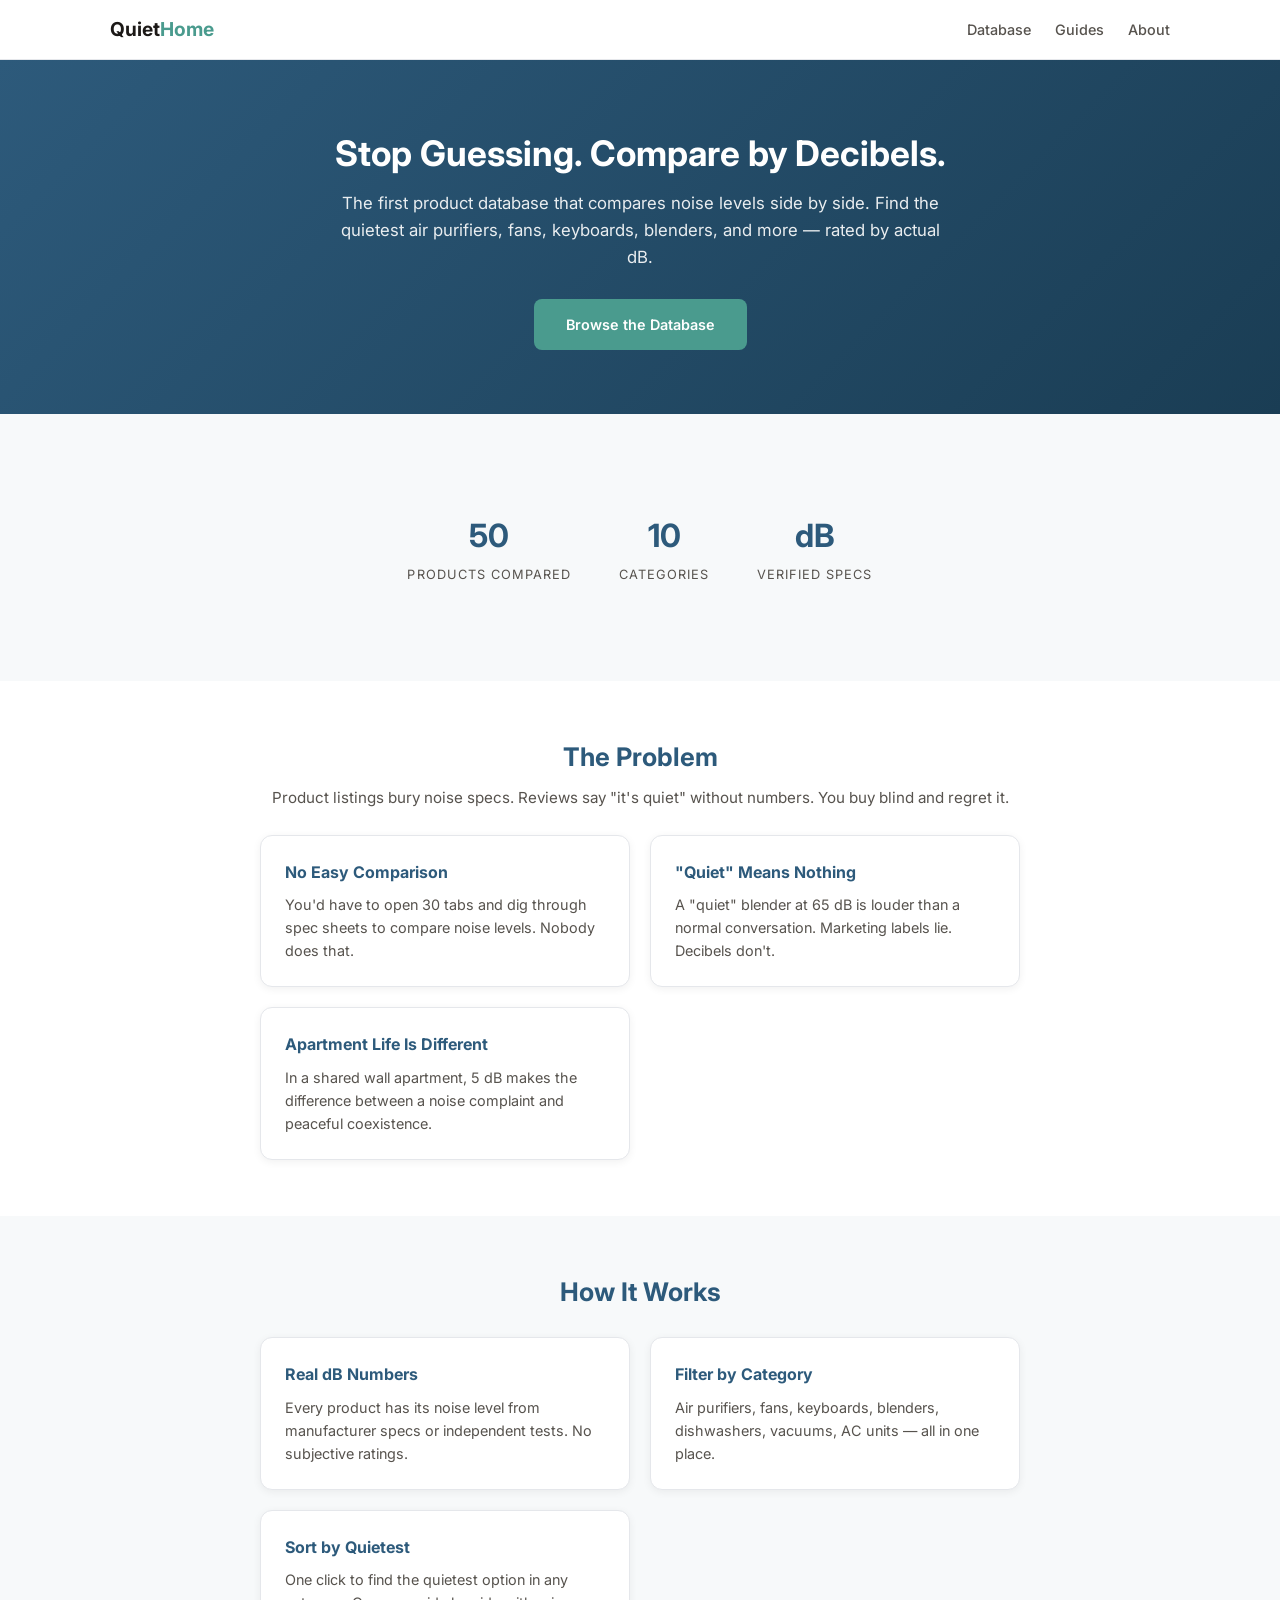
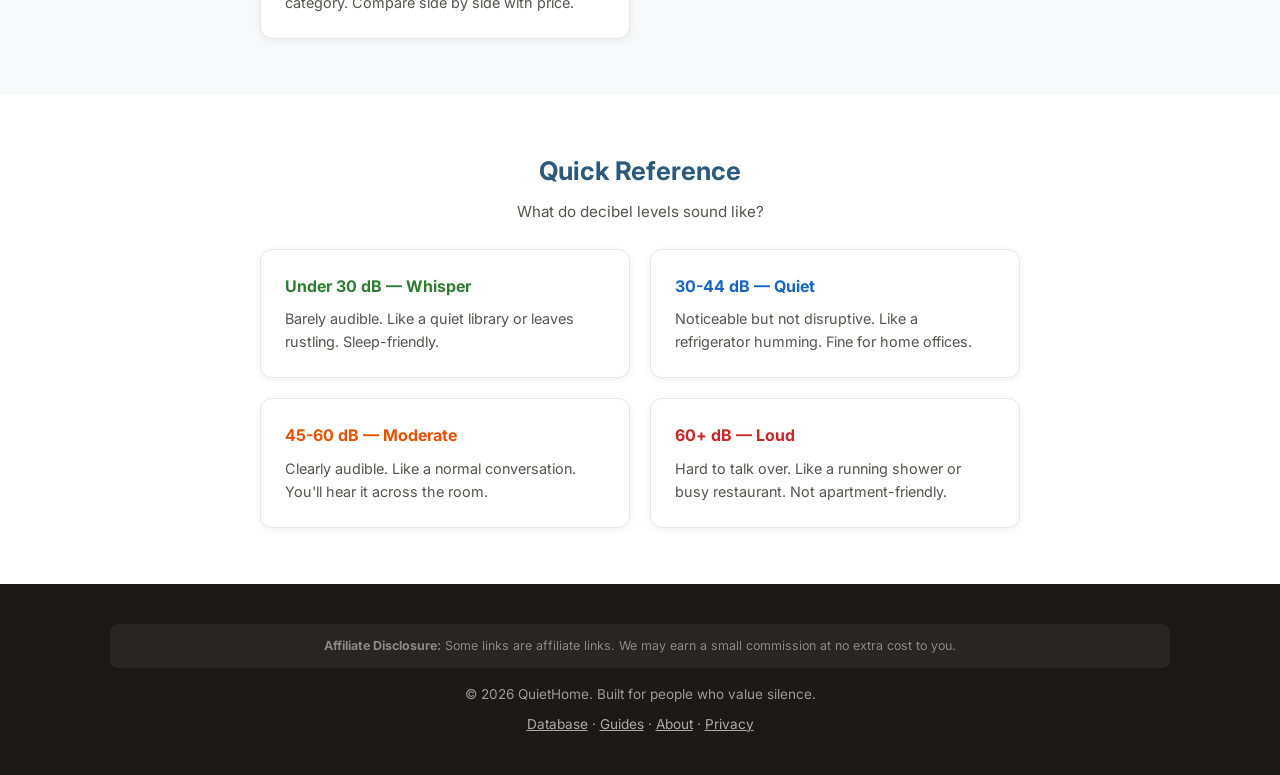
<file: index.html>
<!DOCTYPE html>
<html lang="en">
<head>
<script type="text/javascript">(function(c,l,a,r,i,t,y){c[a]=c[a]||function(){(c[a].q=c[a].q||[]).push(arguments)};t=l.createElement(r);t.async=1;t.src="https://www.clarity.ms/tag/"+i;y=l.getElementsByTagName(r)[0];y.parentNode.insertBefore(t,y);})(window, document, "clarity", "script", "wb2jfrojoc");</script>
<meta name="google-site-verification" content="V2clKLw3TIESFtet" />
<meta charset="UTF-8">
<meta name="viewport" content="width=device-width, initial-scale=1.0">
<title>QuietHome — The Noise Level Database for Every Home Product</title>
<meta name="description" content="Compare home products by actual noise level in decibels. Find the quietest air purifiers, fans, keyboards, blenders and more.">
<link rel="canonical" href="https://humancronadmin.github.io/quiet-home/">
<meta property="og:title" content="QuietHome — The Noise Level Database for Every Home Product">
<meta property="og:description" content="Compare home products by actual dB level. Find what's quiet.">
<meta property="og:url" content="https://humancronadmin.github.io/quiet-home/">
<meta property="og:type" content="website">
<meta name="twitter:card" content="summary">
<meta name="twitter:title" content="QuietHome — The Noise Level Database">
<meta name="twitter:description" content="Compare home products by actual dB level.">
<link rel="preconnect" href="https://fonts.googleapis.com">
<link href="https://fonts.googleapis.com/css2?family=Inter:wght@400;500;600;700&display=swap" rel="stylesheet">
<link rel="stylesheet" href="css/style.css">

<script type="application/ld+json">{"@context":"https://schema.org","@type":"WebSite","name":"QuietHome","url":"https://humancronadmin.github.io/quiet-home/","description":"QuietHome - quiet home appliances, low-noise products, noise reduction, white noise machines, silent keyboards, ","inLanguage":"en","potentialAction":{"@type":"SearchAction","target":{"@type":"EntryPoint","urlTemplate":"https://humancronadmin.github.io/quiet-home/?q={search_term_string}"},"query-input":"required name=search_term_string"}}</script>
<script type="application/ld+json">{"@context":"https://schema.org","@type":"BreadcrumbList","itemListElement":[{"@type":"ListItem","position":1,"name":"Home","item":"https://humancronadmin.github.io/quiet-home/"}]}</script>
</head>
<body>
<nav class="nav"><div class="container">
<a href="index.html" class="nav-brand">Quiet<span>Home</span></a>
<button class="nav-toggle" onclick="document.querySelector('.nav-links').classList.toggle('active')" aria-label="Menu">&#9776;</button>
<ul class="nav-links">
<li><a href="database.html">Database</a></li>
<li><a href="articles.html">Guides</a></li>
<li><a href="about.html">About</a></li>
</ul>
</div></nav>

<header class="hero"><div class="container">
<h1>Stop Guessing. Compare by Decibels.</h1>
<p>The first product database that compares noise levels side by side. Find the quietest air purifiers, fans, keyboards, blenders, and more — rated by actual dB.</p>
<a href="database.html" class="btn">Browse the Database</a>
</div></header>

<section><div class="container">
<div class="stats">
<div class="stat"><div class="stat-number" id="product-count">50</div><div class="stat-label">Products Compared</div></div>
<div class="stat"><div class="stat-number">10</div><div class="stat-label">Categories</div></div>
<div class="stat"><div class="stat-number">dB</div><div class="stat-label">Verified Specs</div></div>
</div>
</div></section>

<section style="background:var(--white)"><div class="container narrow">
<h2 class="section-title">The Problem</h2>
<p class="section-subtitle">Product listings bury noise specs. Reviews say "it's quiet" without numbers. You buy blind and regret it.</p>
<div class="card-grid">
<div class="card"><h3>No Easy Comparison</h3><p>You'd have to open 30 tabs and dig through spec sheets to compare noise levels. Nobody does that.</p></div>
<div class="card"><h3>"Quiet" Means Nothing</h3><p>A "quiet" blender at 65 dB is louder than a normal conversation. Marketing labels lie. Decibels don't.</p></div>
<div class="card"><h3>Apartment Life Is Different</h3><p>In a shared wall apartment, 5 dB makes the difference between a noise complaint and peaceful coexistence.</p></div>
</div>
</div></section>

<section><div class="container narrow">
<h2 class="section-title">How It Works</h2>
<div class="card-grid">
<div class="card"><h3>Real dB Numbers</h3><p>Every product has its noise level from manufacturer specs or independent tests. No subjective ratings.</p></div>
<div class="card"><h3>Filter by Category</h3><p>Air purifiers, fans, keyboards, blenders, dishwashers, vacuums, AC units — all in one place.</p></div>
<div class="card"><h3>Sort by Quietest</h3><p>One click to find the quietest option in any category. Compare side by side with price.</p></div>
</div>
</div></section>

<section style="background:var(--white)"><div class="container narrow">
<h2 class="section-title">Quick Reference</h2>
<p class="section-subtitle">What do decibel levels sound like?</p>
<div class="card-grid">
<div class="card"><h3 style="color:#2E7D32">Under 30 dB — Whisper</h3><p>Barely audible. Like a quiet library or leaves rustling. Sleep-friendly.</p></div>
<div class="card"><h3 style="color:#1565C0">30-44 dB — Quiet</h3><p>Noticeable but not disruptive. Like a refrigerator humming. Fine for home offices.</p></div>
<div class="card"><h3 style="color:#E65100">45-60 dB — Moderate</h3><p>Clearly audible. Like a normal conversation. You'll hear it across the room.</p></div>
<div class="card"><h3 style="color:#C62828">60+ dB — Loud</h3><p>Hard to talk over. Like a running shower or busy restaurant. Not apartment-friendly.</p></div>
</div>
</div></section>

<footer class="footer"><div class="container">
<div class="affiliate-disclosure"><strong>Affiliate Disclosure:</strong> Some links are affiliate links. We may earn a small commission at no extra cost to you.</div>
<p>&copy; 2026 QuietHome. Built for people who value silence.</p>
<p style="margin-top:8px"><a href="database.html">Database</a> &middot; <a href="articles.html">Guides</a> &middot; <a href="about.html">About</a> &middot; <a href="privacy.html">Privacy</a></p>
</div></footer>
<script async src="https://pagead2.googlesyndication.com/pagead/js/adsbygoogle.js?client=ca-pub-6776399834647681" crossorigin="anonymous"></script>
<script async src="https://www.googletagmanager.com/gtag/js?id=G-RD5SJ5B6LC"></script>
<script>window.dataLayer=window.dataLayer||[];function gtag(){dataLayer.push(arguments)}gtag('js',new Date());gtag('config','G-RD5SJ5B6LC');</script>
</body>
</html>
</file>
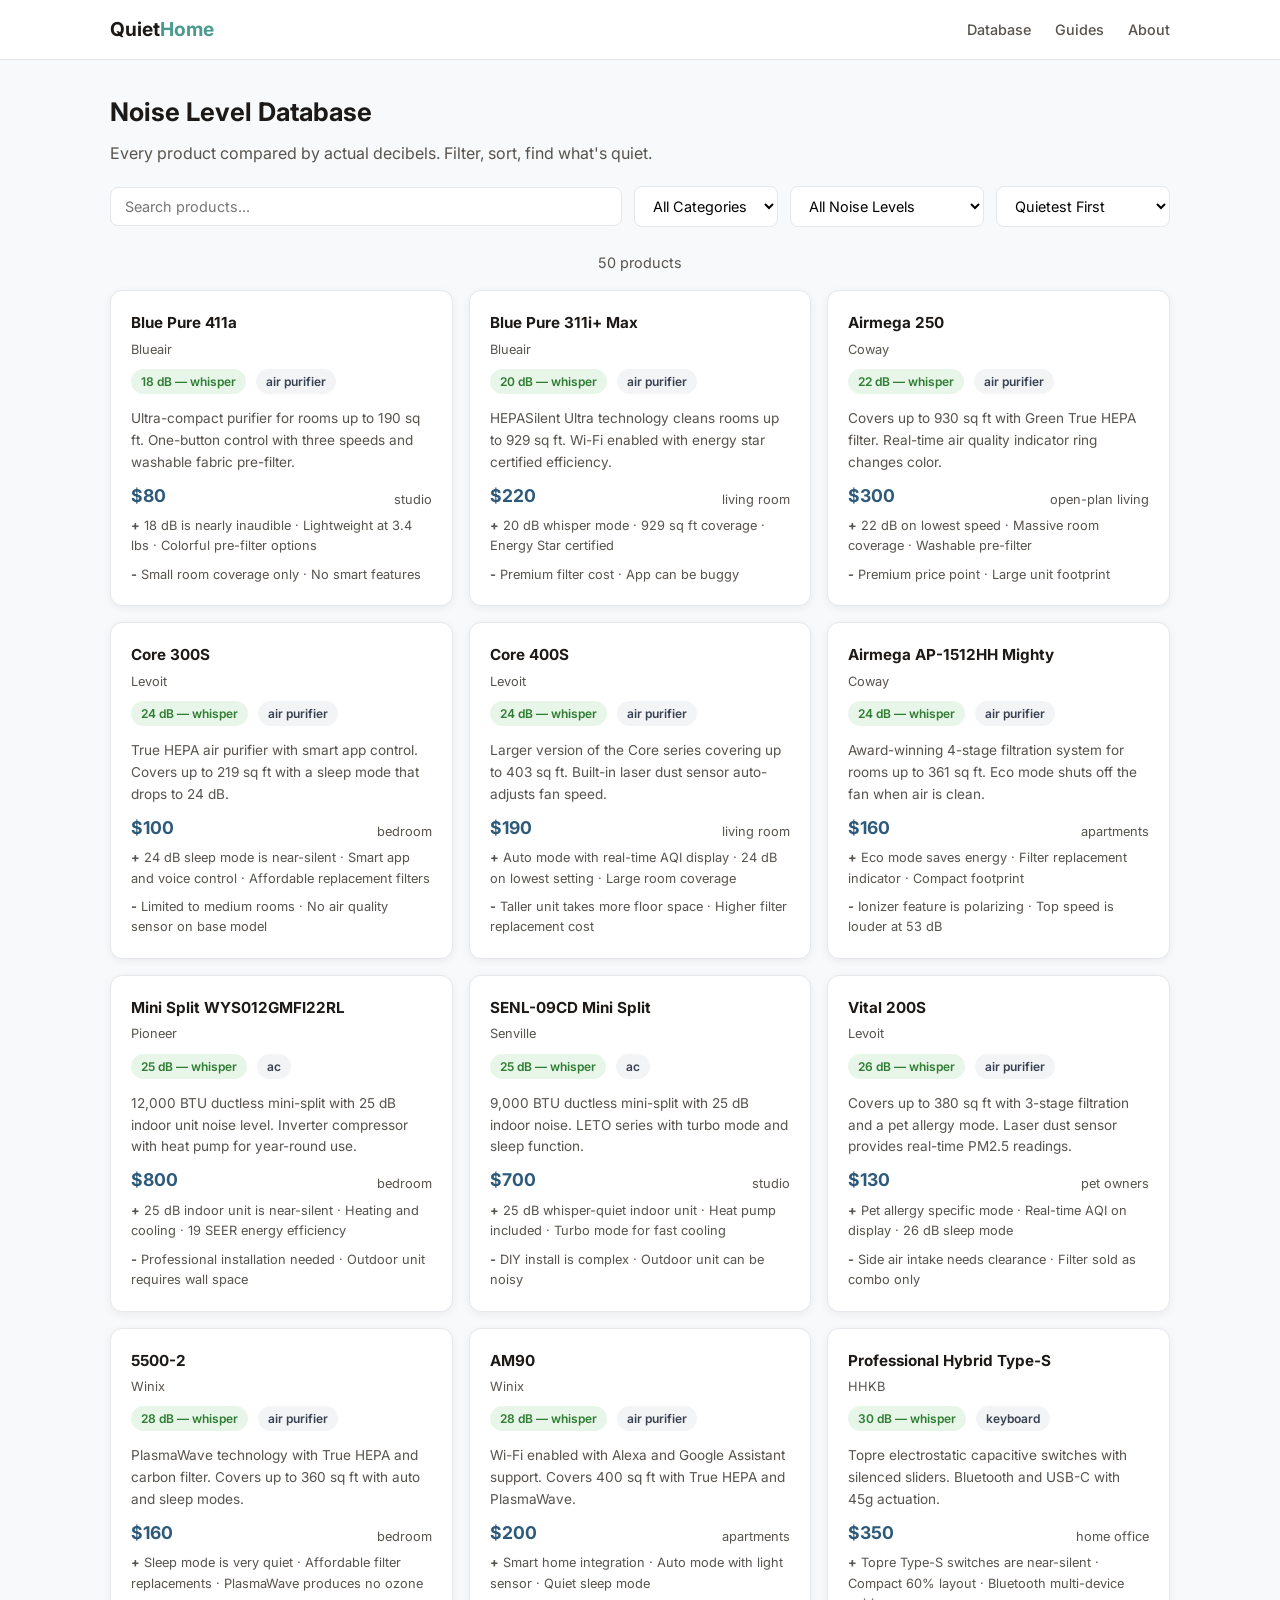
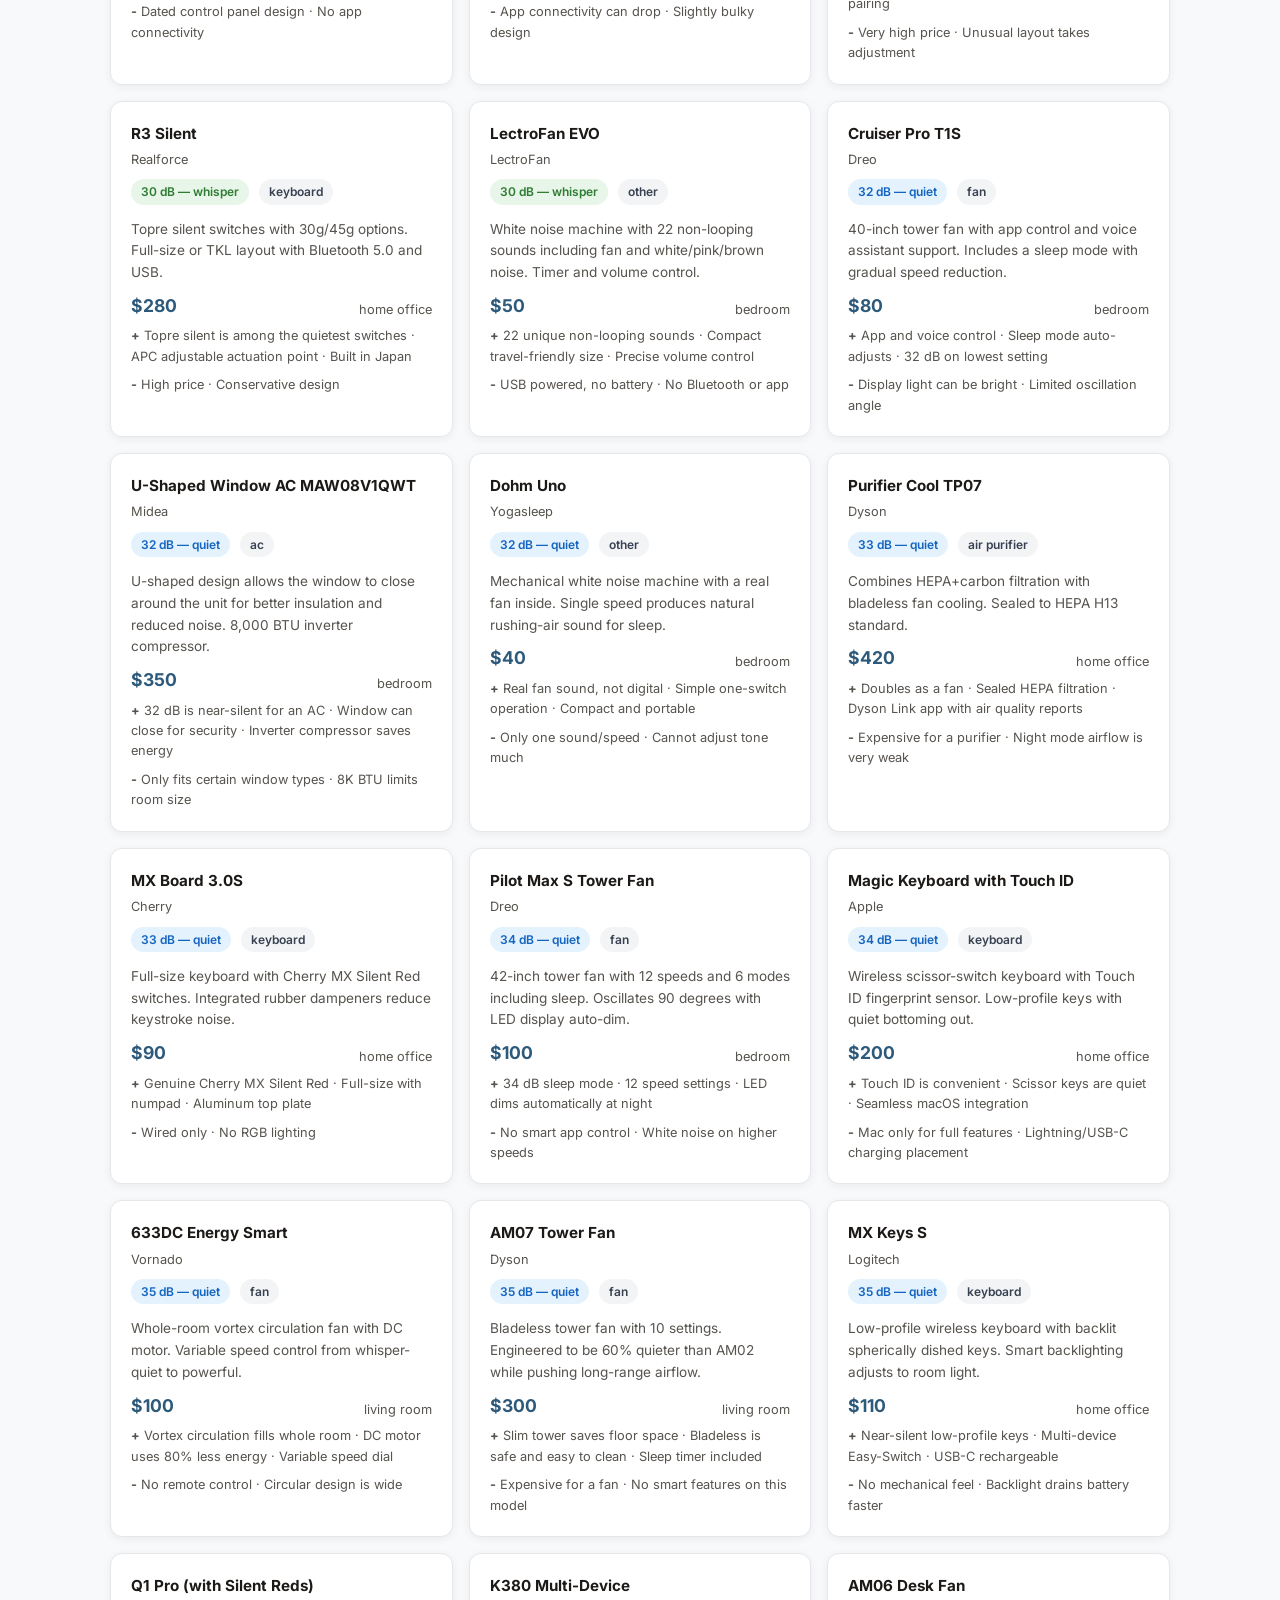
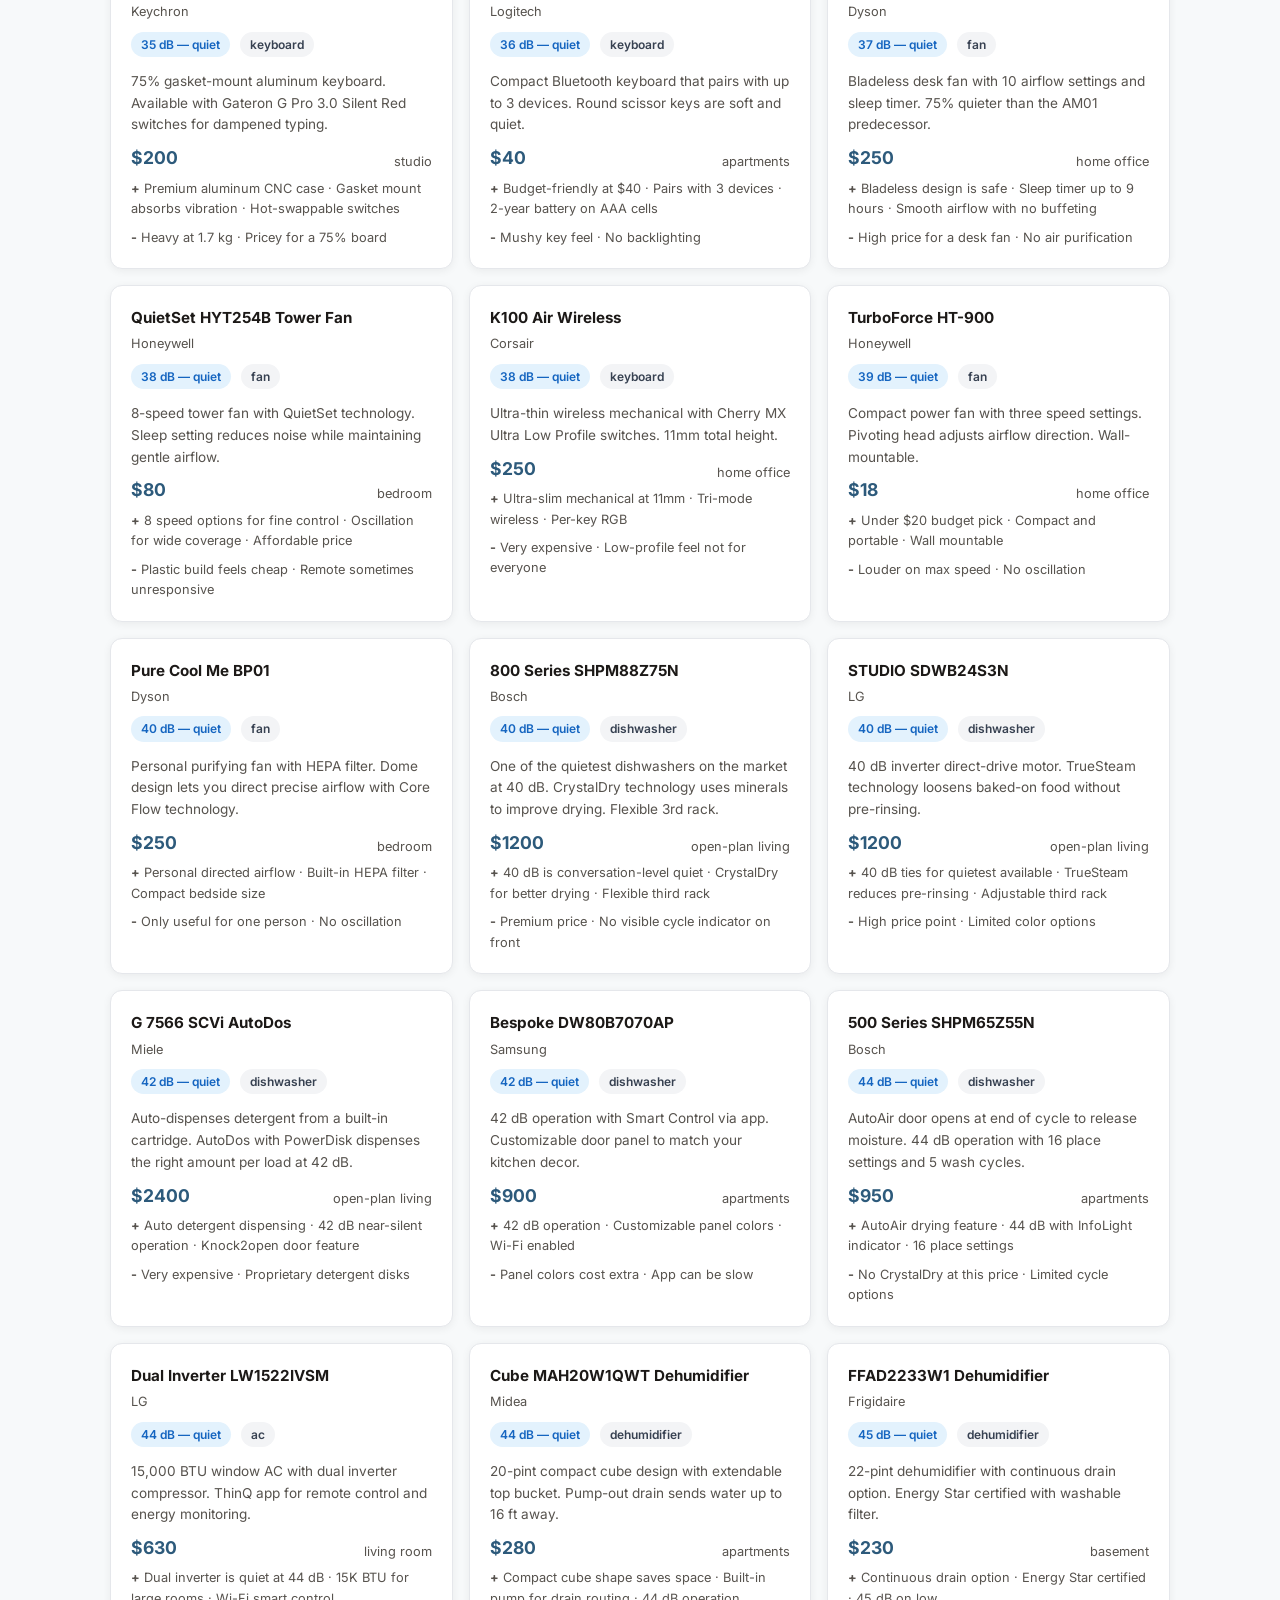
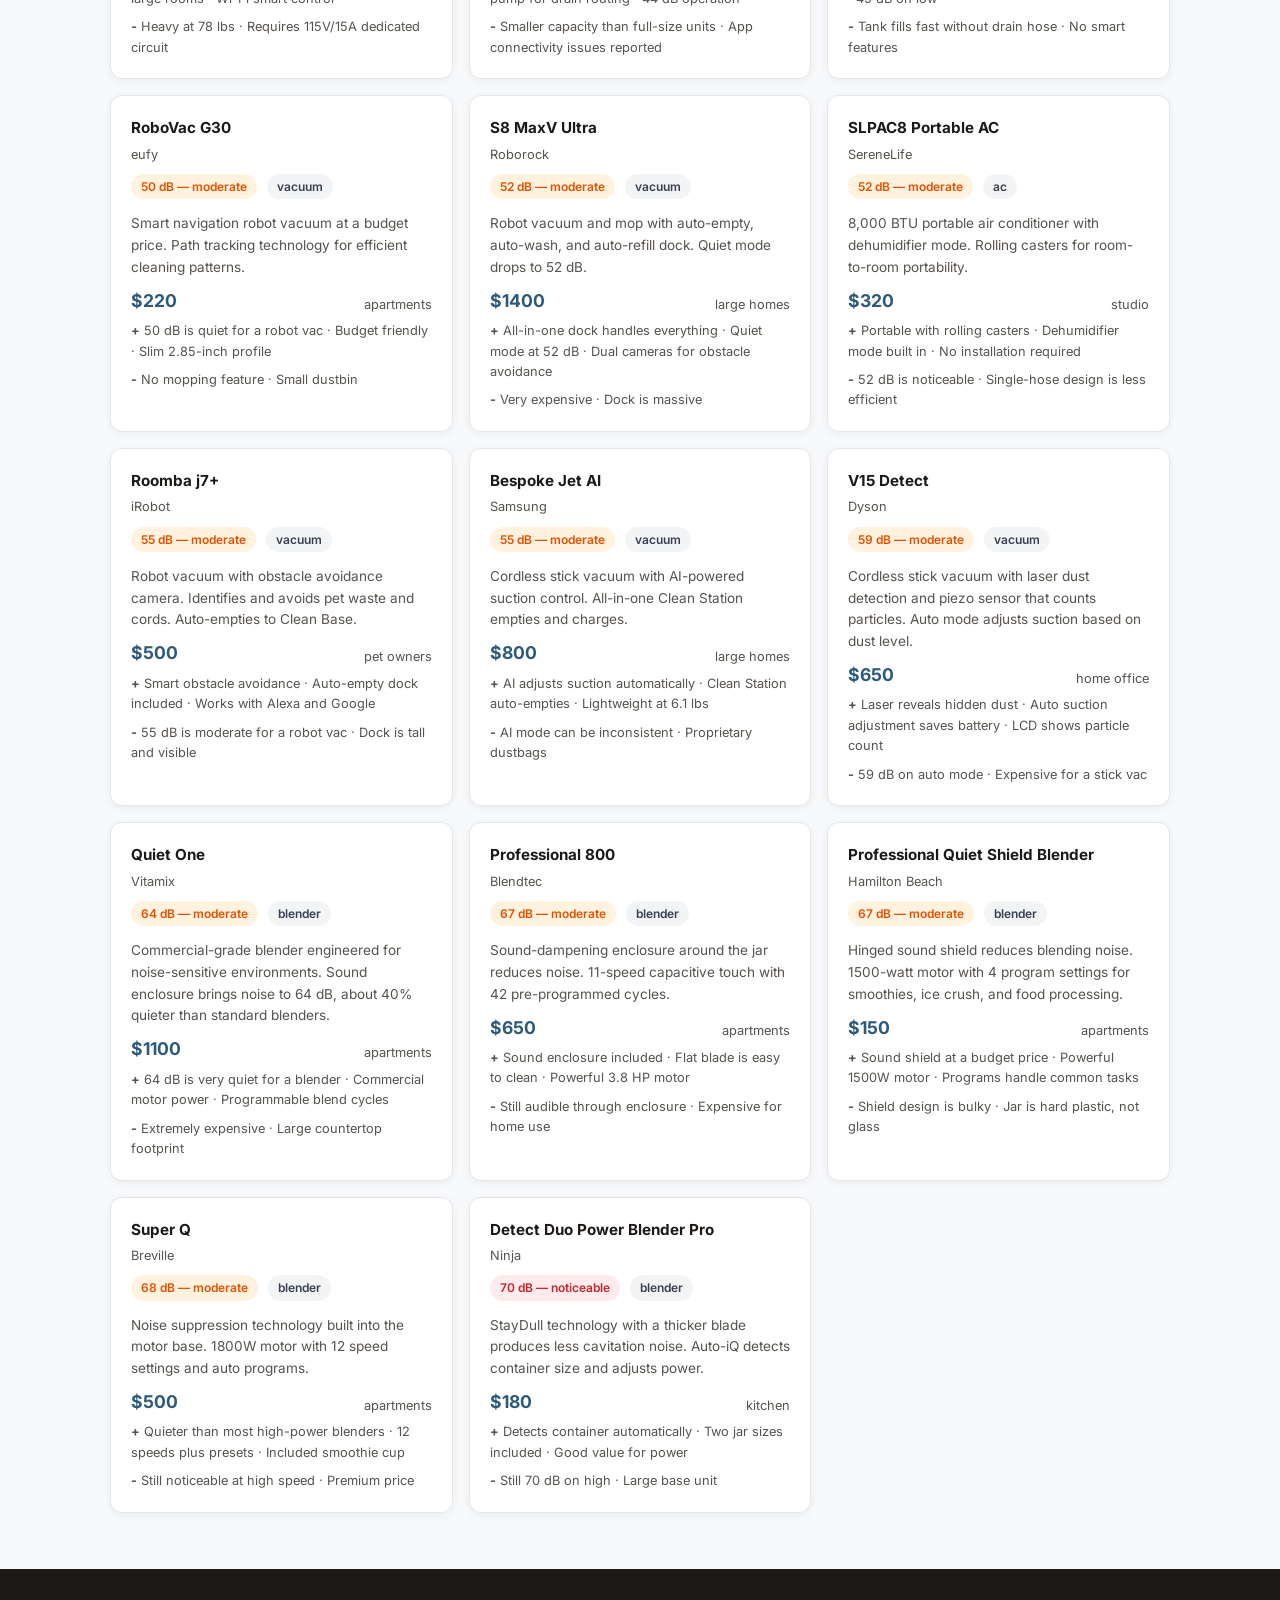
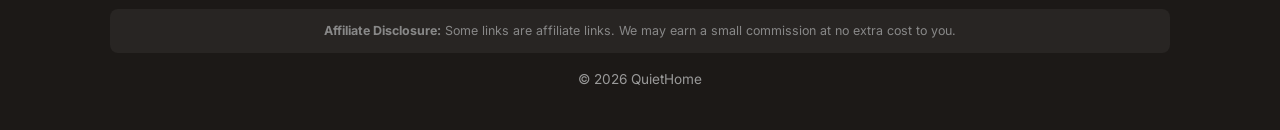
<file: database.html>
<!DOCTYPE html>
<html lang="en">
<head>
<script type="text/javascript">(function(c,l,a,r,i,t,y){c[a]=c[a]||function(){(c[a].q=c[a].q||[]).push(arguments)};t=l.createElement(r);t.async=1;t.src="https://www.clarity.ms/tag/"+i;y=l.getElementsByTagName(r)[0];y.parentNode.insertBefore(t,y);})(window, document, "clarity", "script", "wb2jfrojoc");</script>
<meta charset="UTF-8">
<meta name="viewport" content="width=device-width, initial-scale=1.0">
<title>Product Database — QuietHome</title>
<meta name="description" content="Compare 50+ home products by noise level in decibels. Filter by category, sort by quietest. Air purifiers, fans, keyboards, blenders and more.">
<link rel="canonical" href="https://humancronadmin.github.io/quiet-home/database.html">
<meta property="og:title" content="QuietHome Product Database">
<meta property="og:description" content="Compare home products by dB level. Find the quietest option in any category.">
<meta name="twitter:card" content="summary">
<link href="https://fonts.googleapis.com/css2?family=Inter:wght@400;500;600;700&display=swap" rel="stylesheet">
<link rel="stylesheet" href="css/style.css">
</head>
<body>
<nav class="nav"><div class="container">
<a href="index.html" class="nav-brand">Quiet<span>Home</span></a>
<button class="nav-toggle" onclick="document.querySelector('.nav-links').classList.toggle('active')" aria-label="Menu">&#9776;</button>
<ul class="nav-links">
<li><a href="database.html">Database</a></li>
<li><a href="articles.html">Guides</a></li>
<li><a href="about.html">About</a></li>
</ul>
</div></nav>

<section style="padding-top:32px"><div class="container">
<h1 style="font-size:1.6rem;margin-bottom:8px">Noise Level Database</h1>
<p style="color:#57534E;margin-bottom:20px">Every product compared by actual decibels. Filter, sort, find what's quiet.</p>

<div class="filters">
<input type="text" id="search-box" placeholder="Search products...">
<select id="filter-category">
<option value="">All Categories</option>
<option value="air-purifier">Air Purifier</option>
<option value="fan">Fan</option>
<option value="keyboard">Keyboard</option>
<option value="blender">Blender</option>
<option value="dishwasher">Dishwasher</option>
<option value="vacuum">Vacuum</option>
<option value="ac">AC Unit</option>
<option value="dehumidifier">Dehumidifier</option>
<option value="other">Other</option>
</select>
<select id="filter-noise">
<option value="">All Noise Levels</option>
<option value="whisper">Whisper (&lt;30 dB)</option>
<option value="quiet">Quiet (30-44 dB)</option>
<option value="moderate">Moderate (45-60 dB)</option>
<option value="noticeable">Loud (60+ dB)</option>
</select>
<select id="sort-by">
<option value="quietest">Quietest First</option>
<option value="loudest">Loudest First</option>
<option value="price-low">Price: Low to High</option>
<option value="price-high">Price: High to Low</option>
</select>
</div>

<div class="product-count" id="result-count">Loading...</div>
<div class="product-grid" id="product-grid"></div>
</div></section>

<footer class="footer"><div class="container">
<div class="affiliate-disclosure"><strong>Affiliate Disclosure:</strong> Some links are affiliate links. We may earn a small commission at no extra cost to you.</div>
<p>&copy; 2026 QuietHome</p>
</div></footer>

<script src="js/database.js"></script>
<script async src="https://pagead2.googlesyndication.com/pagead/js/adsbygoogle.js?client=ca-pub-6776399834647681" crossorigin="anonymous"></script>
<script async src="https://www.googletagmanager.com/gtag/js?id=G-RD5SJ5B6LC"></script>
<script>window.dataLayer=window.dataLayer||[];function gtag(){dataLayer.push(arguments)}gtag('js',new Date());gtag('config','G-RD5SJ5B6LC');</script>
</body>
</html>
</file>
<file: css/style.css>
:root{--primary:#2D5A7B;--accent:#4A9B8E;--bg:#F7F9FA;--white:#fff;--text:#1C1917;--muted:#57534E;--border:#E5E7EB;--card-shadow:0 2px 8px rgba(0,0,0,0.06)}
*{margin:0;padding:0;box-sizing:border-box}
body{font-family:'Inter','Helvetica Neue',sans-serif;color:var(--text);background:var(--bg);line-height:1.6;font-size:16px}
.container{max-width:1100px;margin:0 auto;padding:0 20px}
.narrow{max-width:800px}
a{color:var(--primary)}

/* Nav */
.nav{background:var(--white);border-bottom:1px solid var(--border);padding:14px 0;position:sticky;top:0;z-index:100}
.nav .container{display:flex;align-items:center;justify-content:space-between}
.nav-brand{font-weight:700;font-size:1.2rem;text-decoration:none;color:var(--text)}
.nav-brand span{color:var(--accent)}
.nav-toggle{display:none;background:none;border:none;font-size:1.5rem;cursor:pointer}
.nav-links{list-style:none;display:flex;gap:24px}
.nav-links a{text-decoration:none;color:var(--muted);font-size:0.9rem;font-weight:500}
.nav-links a:hover{color:var(--primary)}

/* Hero */
.hero{background:linear-gradient(135deg,var(--primary) 0%,#1a3d54 100%);color:#fff;padding:72px 0 64px;text-align:center}
.hero h1{font-size:2.2rem;font-weight:700;margin-bottom:16px;line-height:1.2}
.hero p{font-size:1.05rem;opacity:0.9;max-width:600px;margin:0 auto 28px}
.btn{display:inline-block;padding:14px 32px;background:var(--accent);color:#fff;text-decoration:none;border-radius:8px;font-weight:600;font-size:0.9rem;transition:transform 0.2s}
.btn:hover{transform:translateY(-2px)}

/* Cards */
.card-grid{display:grid;grid-template-columns:repeat(auto-fit,minmax(280px,1fr));gap:20px;margin-top:24px}
.card{background:var(--white);border:1px solid var(--border);border-radius:12px;padding:24px;box-shadow:var(--card-shadow)}
.card h3{font-size:1rem;margin-bottom:8px;color:var(--primary)}
.card p{font-size:0.9rem;color:var(--muted)}

/* Stats */
.stats{display:flex;justify-content:center;gap:48px;padding:40px 0;text-align:center}
.stat-number{font-size:2rem;font-weight:700;color:var(--primary)}
.stat-label{font-size:0.8rem;color:var(--muted);text-transform:uppercase;letter-spacing:0.08em;margin-top:4px}

/* Section */
section{padding:56px 0}
.section-title{font-size:1.6rem;font-weight:700;text-align:center;margin-bottom:8px;color:var(--primary)}
.section-subtitle{text-align:center;color:var(--muted);margin-bottom:24px;font-size:0.95rem}

/* Database */
.filters{display:flex;flex-wrap:wrap;gap:12px;margin-bottom:24px;align-items:center}
.filters select,.filters input{padding:10px 14px;border:1px solid var(--border);border-radius:8px;font-size:0.9rem;font-family:inherit;background:var(--white)}
.filters input{flex:1;min-width:200px}
.product-grid{display:grid;grid-template-columns:repeat(auto-fill,minmax(300px,1fr));gap:16px}
.product-card{background:var(--white);border:1px solid var(--border);border-radius:12px;padding:20px;box-shadow:var(--card-shadow);transition:transform 0.15s}
.product-card:hover{transform:translateY(-2px)}
.product-card h3{font-size:0.95rem;margin-bottom:4px}
.product-card .brand{font-size:0.8rem;color:var(--muted);margin-bottom:8px}
.product-card .db-badge{display:inline-block;padding:3px 10px;border-radius:20px;font-size:0.75rem;font-weight:600;margin-right:6px;margin-bottom:6px}
.db-whisper{background:#E8F5E9;color:#2E7D32}
.db-quiet{background:#E3F2FD;color:#1565C0}
.db-moderate{background:#FFF3E0;color:#E65100}
.db-noticeable{background:#FFEBEE;color:#C62828}
.product-card .price{font-weight:700;color:var(--primary);font-size:1.1rem}
.product-card .meta{font-size:0.8rem;color:var(--muted);margin-top:8px}
.product-count{text-align:center;color:var(--muted);margin-bottom:16px;font-size:0.9rem}

/* Footer */
.footer{background:#1C1917;color:#999;padding:40px 0;text-align:center;font-size:0.85rem}
.footer a{color:#aaa}
.affiliate-disclosure{background:rgba(255,255,255,0.05);border-radius:8px;padding:12px 16px;margin-bottom:16px;font-size:0.78rem;color:#888}

/* Mobile */
@media(max-width:480px){
.nav-toggle{display:block}
.nav-links{display:none;flex-direction:column;position:absolute;top:100%;left:0;right:0;background:var(--white);padding:16px;border-bottom:1px solid var(--border);gap:12px}
.nav-links.active{display:flex}
.hero h1{font-size:1.6rem}
.stats{flex-direction:column;gap:20px}
.filters{flex-direction:column}
.product-grid{grid-template-columns:1fr}
}
</file>
